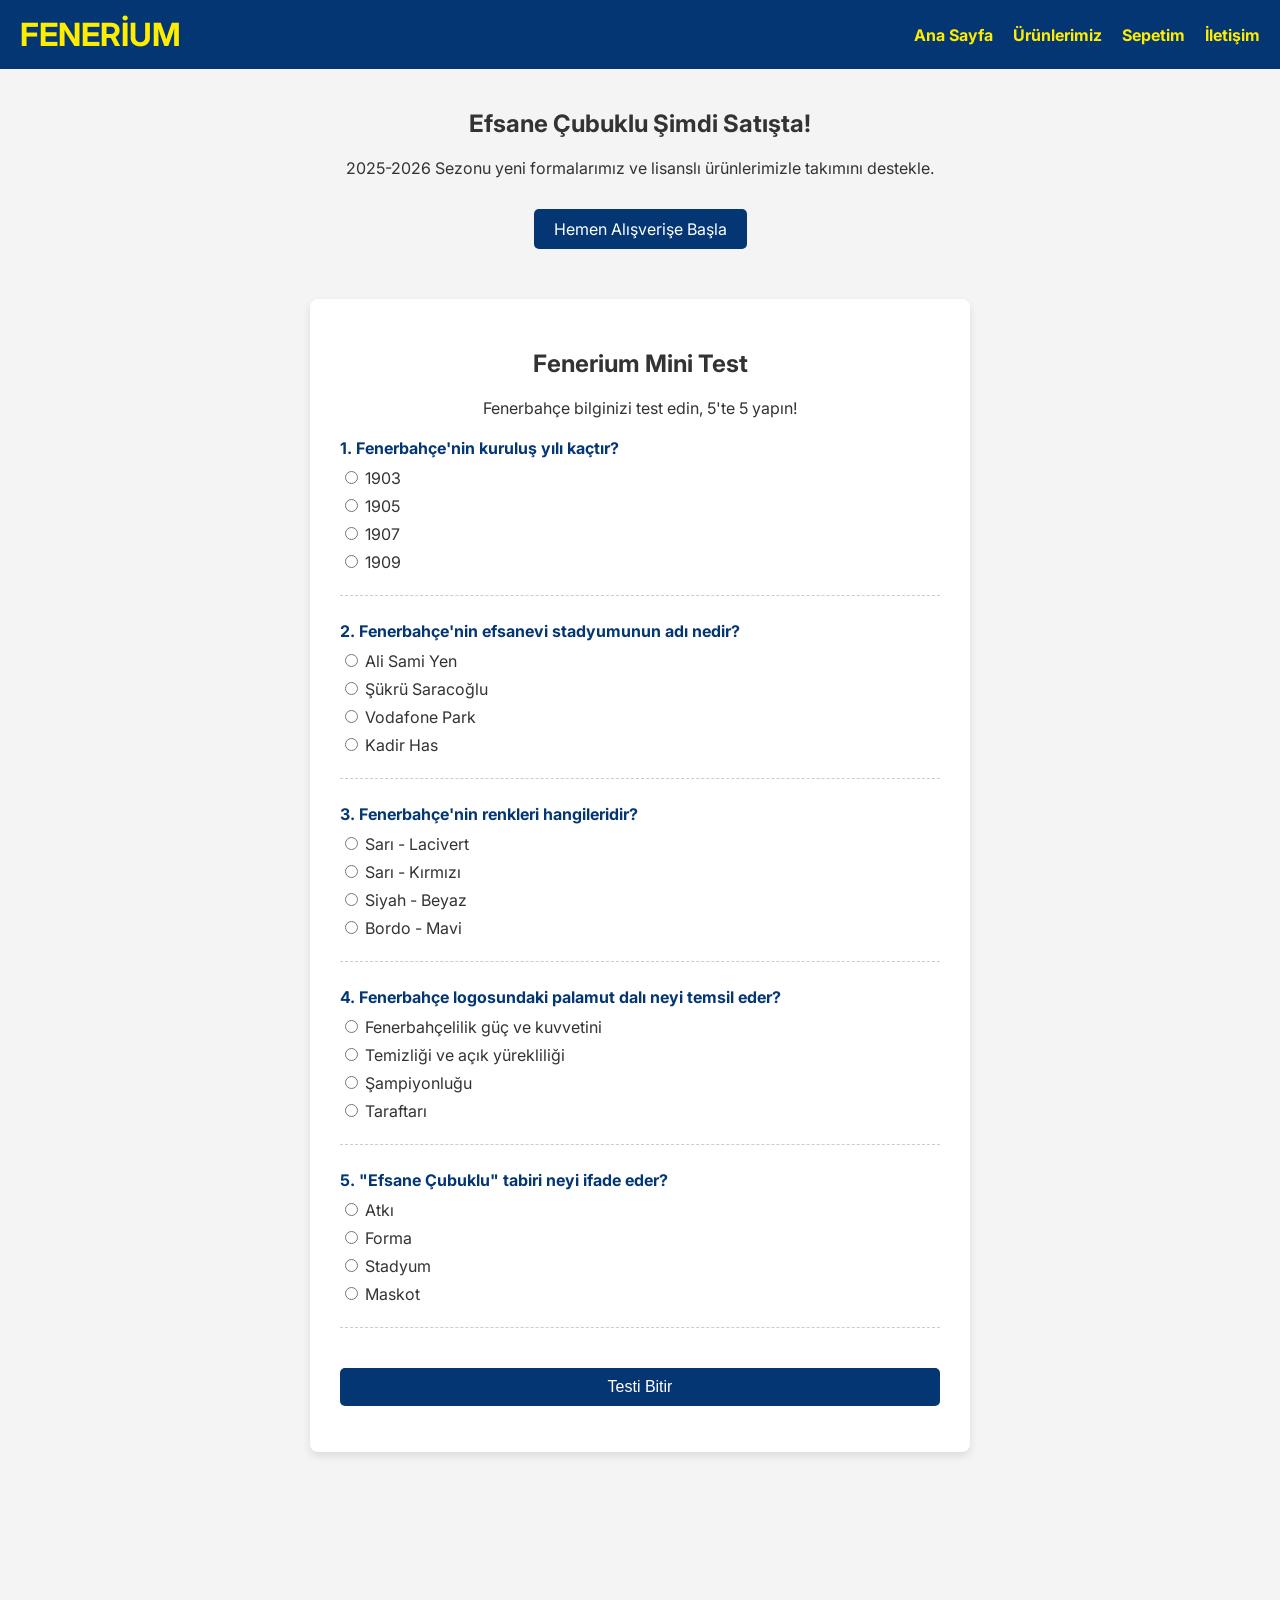
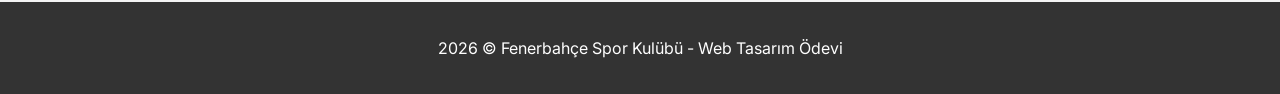
<file: index.html>
<!DOCTYPE html>
<html lang="tr">
<head>
    <meta charset="UTF-8">
    <meta name="viewport" content="width=device-width, initial-scale=1.0">
    <title>Fenerium | Ana Sayfa</title>
    <link rel="stylesheet" href="styles/style.css">
</head>
<body>
    <header class="navbar">
        <div class="logo">
            <h1>FENERİUM</h1>
        </div>
        <nav>
            <ul>
                <li><a href="index.html">Ana Sayfa</a></li>
                <li><a href="pages/urunler.html">Ürünlerimiz</a></li>
                <li><a href="pages/sepet.html">Sepetim</a></li>
                <li><a href="pages/iletisim.html">İletişim</a></li>
            </ul>
        </nav>
    </header>

    <main class="container">
        <section class="hero-bolumu">
            <h2>Efsane Çubuklu Şimdi Satışta!</h2>
            <p>2025-2026 Sezonu yeni formalarımız ve lisanslı ürünlerimizle takımını destekle.</p>
            <a href="pages/urunler.html" class="buton">Hemen Alışverişe Başla</a>
        </section>

        <section class="quiz-bolumu">
            <div class="iletisim-formu">
                <h2 class="merkez-yazi">Fenerium Mini Test</h2>
                <p class="merkez-yazi">Fenerbahçe bilginizi test edin, 5'te 5 yapın!</p>
                
                <div class="quiz-soru-alani">
                    <div class="soru-blogu">
                        <p><b>1. Fenerbahçe'nin kuruluş yılı kaçtır?</b></p>
                        <label class="quiz-secenek"><input type="radio" name="q1" value="yanlis"> 1903</label>
                        <label class="quiz-secenek"><input type="radio" name="q1" value="yanlis"> 1905</label>
                        <label class="quiz-secenek"><input type="radio" name="q1" value="dogru"> 1907</label>
                        <label class="quiz-secenek"><input type="radio" name="q1" value="yanlis"> 1909</label>
                    </div>

                    <div class="soru-blogu">
                        <p><b>2. Fenerbahçe'nin efsanevi stadyumunun adı nedir?</b></p>
                        <label class="quiz-secenek"><input type="radio" name="q2" value="yanlis"> Ali Sami Yen</label>
                        <label class="quiz-secenek"><input type="radio" name="q2" value="dogru"> Şükrü Saracoğlu</label>
                        <label class="quiz-secenek"><input type="radio" name="q2" value="yanlis"> Vodafone Park</label>
                        <label class="quiz-secenek"><input type="radio" name="q2" value="yanlis"> Kadir Has</label>
                    </div>

                    <div class="soru-blogu">
                        <p><b>3. Fenerbahçe'nin renkleri hangileridir?</b></p>
                        <label class="quiz-secenek"><input type="radio" name="q3" value="dogru"> Sarı - Lacivert</label>
                        <label class="quiz-secenek"><input type="radio" name="q3" value="yanlis"> Sarı - Kırmızı</label>
                        <label class="quiz-secenek"><input type="radio" name="q3" value="yanlis"> Siyah - Beyaz</label>
                        <label class="quiz-secenek"><input type="radio" name="q3" value="yanlis"> Bordo - Mavi</label>
                    </div>

                    <div class="soru-blogu">
                        <p><b>4. Fenerbahçe logosundaki palamut dalı neyi temsil eder?</b></p>
                        <label class="quiz-secenek"><input type="radio" name="q4" value="dogru"> Fenerbahçelilik güç ve kuvvetini</label>
                        <label class="quiz-secenek"><input type="radio" name="q4" value="yanlis"> Temizliği ve açık yürekliliği</label>
                        <label class="quiz-secenek"><input type="radio" name="q4" value="yanlis"> Şampiyonluğu</label>
                        <label class="quiz-secenek"><input type="radio" name="q4" value="yanlis"> Taraftarı</label>
                    </div>

                    <div class="soru-blogu">
                        <p><b>5. "Efsane Çubuklu" tabiri neyi ifade eder?</b></p>
                        <label class="quiz-secenek"><input type="radio" name="q5" value="yanlis"> Atkı</label>
                        <label class="quiz-secenek"><input type="radio" name="q5" value="dogru"> Forma</label>
                        <label class="quiz-secenek"><input type="radio" name="q5" value="yanlis"> Stadyum</label>
                        <label class="quiz-secenek"><input type="radio" name="q5" value="yanlis"> Maskot</label>
                    </div>
                </div>

                <button id="quiz-cevapla-btn" class="buton gonder-buton">Testi Bitir</button>
                <p id="quiz-sonuc" class="merkez-yazi quiz-mesaj"></p>
            </div>
        </section>
    </main>

    <footer class="footer">
        <p>2026 © Fenerbahçe Spor Kulübü - Web Tasarım Ödevi</p>
    </footer>

    <script src="scripts/myscript.js"></script>
</body>
</html>
</file>
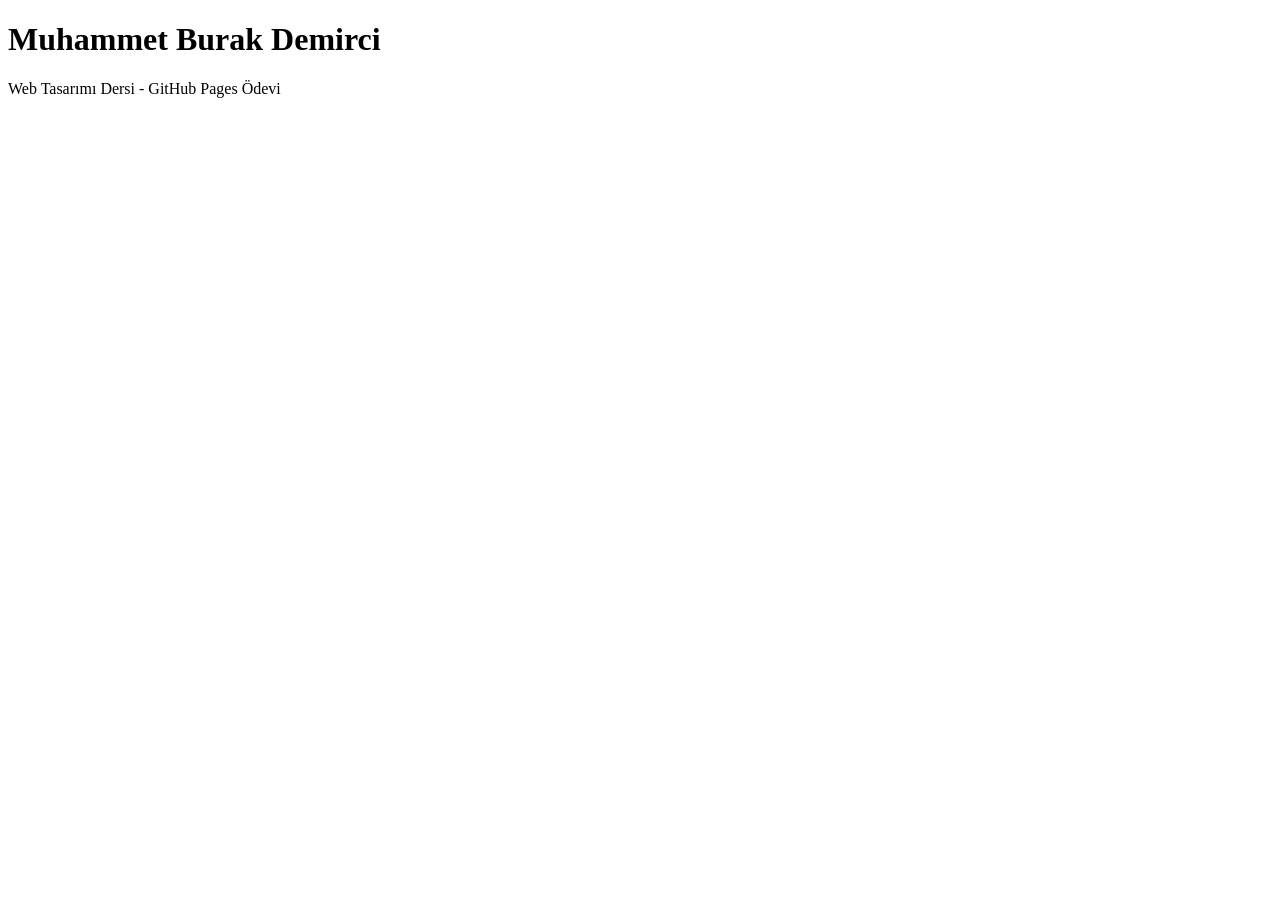
<file: HTMLPage1.html>
﻿<!DOCTYPE html>
<html lang="tr">
<head>
    <meta charset="UTF-8">
    <title>Muhammet Burak Demirci - Web Tasarım Ödevi</title>
</head>

<body>
    <h1>Muhammet Burak Demirci</h1>
    <p>Web Tasarımı Dersi - GitHub Pages Ödevi</p>
</body>

</html>
</file>
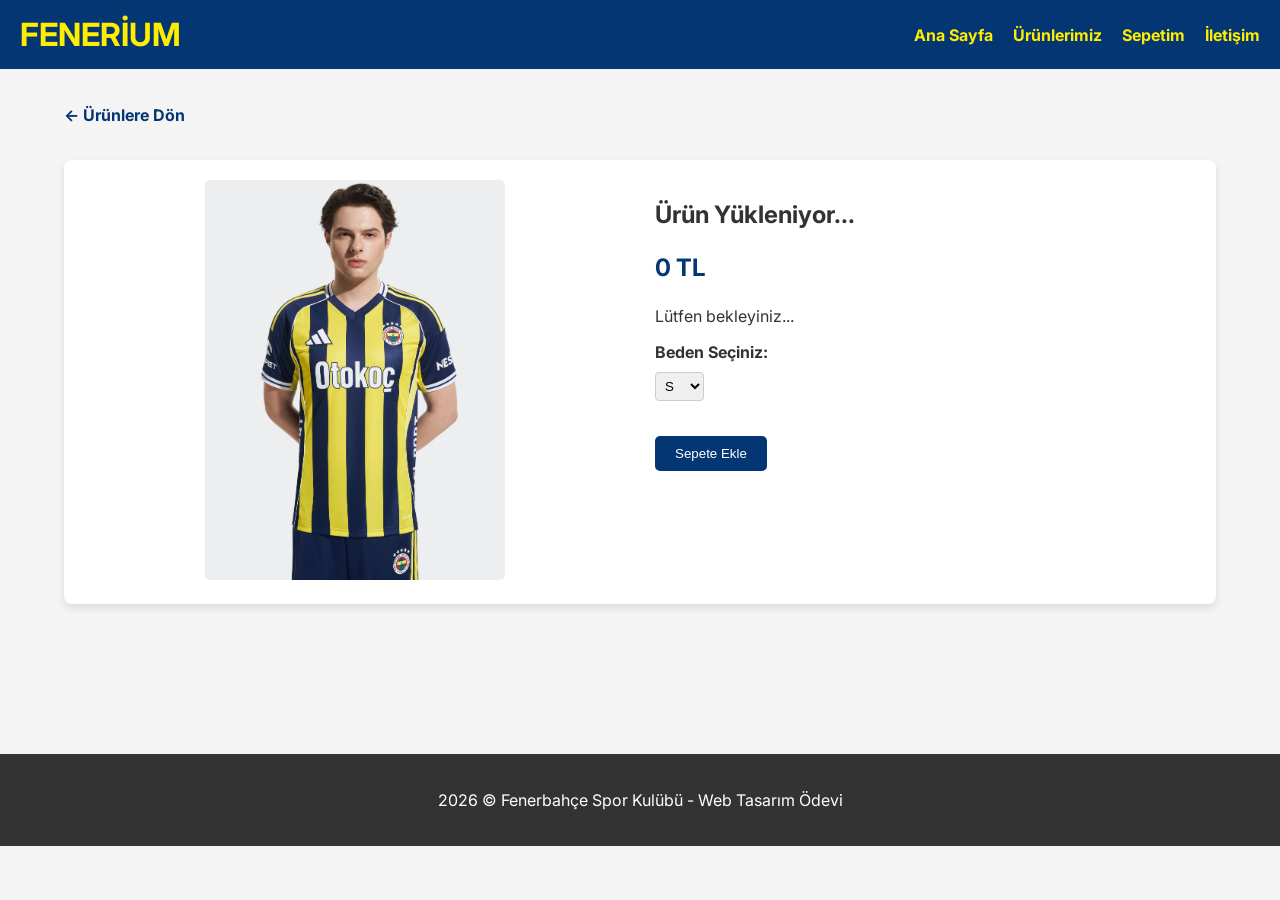
<file: pages/detay.html>
<!DOCTYPE html>
<html lang="tr">
<head>
    <meta charset="UTF-8">
    <meta name="viewport" content="width=device-width, initial-scale=1.0">
    <title>Fenerium | Ürün Detayı</title>
    <link rel="stylesheet" href="../styles/style.css">
</head>
<body>
    <header class="navbar">
        <div class="logo">
            <h1>FENERİUM</h1>
        </div>
        <nav>
            <ul>
                <li><a href="../index.html">Ana Sayfa</a></li>
                <li><a href="urunler.html">Ürünlerimiz</a></li>
                <li><a href="sepet.html">Sepetim</a></li>
                <li><a href="iletisim.html">İletişim</a></li>
            </ul>
        </nav>
    </header>

    <main class="container">
        <p><a href="urunler.html" class="geri-don-link">← Ürünlere Dön</a></p>

        <div class="urun-detay">
            <div class="detay-resim">
                <img src="../img/cubuklu.jpg" alt="Ürün Görseli">
            </div>

            <div class="detay-bilgi">
                <h2>Ürün Yükleniyor...</h2>
                <p class="fiyat">0 TL</p>
                <p id="urun-aciklama">Lütfen bekleyiniz...</p>
                
                <label for="beden"><b>Beden Seçiniz:</b></label><br>
                <select id="beden" class="beden-secim">
                    <option value="s">S</option>
                    <option value="m">M</option>
                    <option value="l">L</option>
                    <option value="xl">XL</option>
                </select>
                
                <br><br>
                <button id="sepete-ekle-btn" class="buton">Sepete Ekle</button>
            </div>
        </div>
    </main>

    <footer class="footer">
        <p>2026 © Fenerbahçe Spor Kulübü - Web Tasarım Ödevi</p>
    </footer>

    <script src="../scripts/myscript.js"></script>
</body>
</html>
</file>
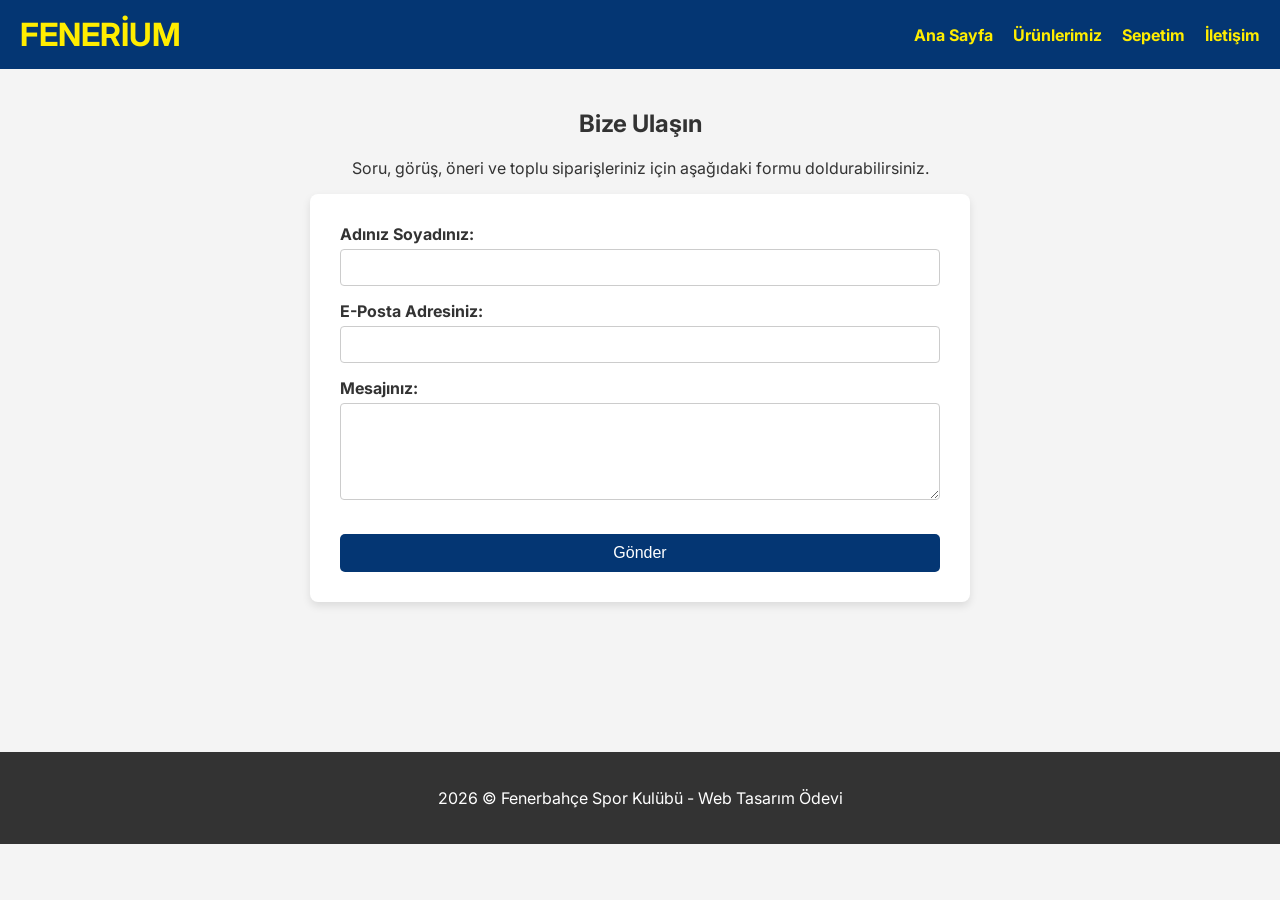
<file: pages/iletisim.html>
<!DOCTYPE html>
<html lang="tr">
<head>
    <meta charset="UTF-8">
    <meta name="viewport" content="width=device-width, initial-scale=1.0">
    <title>Fenerium | İletişim</title>
    <link rel="stylesheet" href="../styles/style.css">
</head>
<body>
    <header class="navbar">
        <div class="logo">
            <h1>FENERİUM</h1>
        </div>
        <nav>
            <ul>
                <li><a href="../index.html">Ana Sayfa</a></li>
                <li><a href="urunler.html">Ürünlerimiz</a></li>
                <li><a href="sepet.html">Sepetim</a></li>
                <li><a href="iletisim.html">İletişim</a></li>
            </ul>
        </nav>
    </header>

    <main class="container">
        <h2 class="merkez-yazi">Bize Ulaşın</h2>
        <p class="merkez-yazi">Soru, görüş, öneri ve toplu siparişleriniz için aşağıdaki formu doldurabilirsiniz.</p>

        <div class="iletisim-formu">
            <form action="#">
                <div class="form-elemani">
                    <label for="ad">Adınız Soyadınız:</label>
                    <input type="text" id="ad" name="ad" required>
                </div>
                
                <div class="form-elemani">
                    <label for="eposta">E-Posta Adresiniz:</label>
                    <input type="email" id="eposta" name="eposta" required>
                </div>

                <div class="form-elemani">
                    <label for="mesaj">Mesajınız:</label>
                    <textarea id="mesaj" name="mesaj" rows="5" required></textarea>
                </div>

                <button type="submit" class="buton gonder-buton">Gönder</button>
            </form>
        </div>
    </main>

    <footer class="footer">
        <p>2026 © Fenerbahçe Spor Kulübü - Web Tasarım Ödevi</p>
    </footer>

    <script src="../scripts/myscript.js"></script>
</body>
</html>
</file>
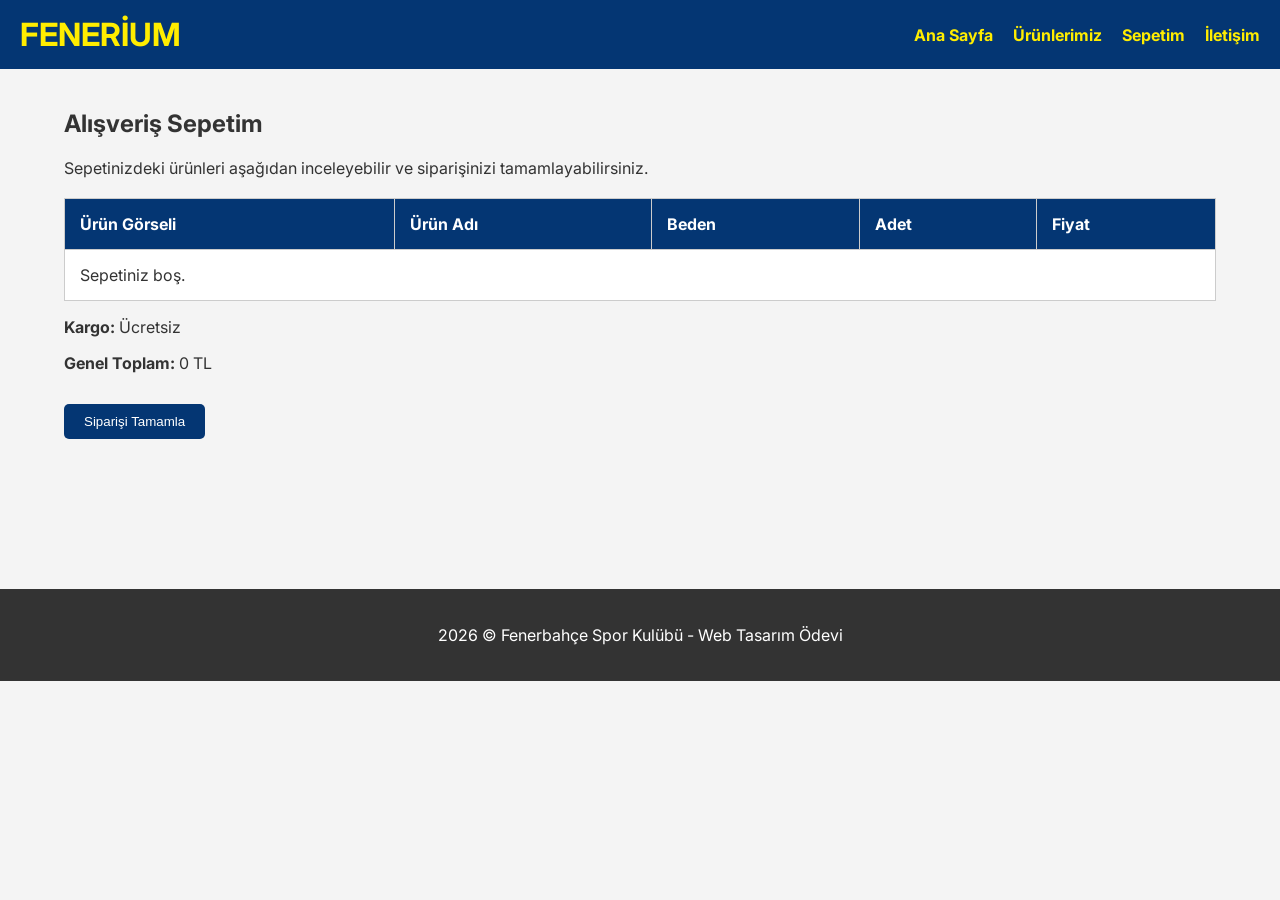
<file: pages/sepet.html>
<!DOCTYPE html>
<html lang="tr">
<head>
    <meta charset="UTF-8">
    <meta name="viewport" content="width=device-width, initial-scale=1.0">
    <title>Fenerium | Sepetim</title>
    <link rel="stylesheet" href="../styles/style.css">
</head>
<body>
    <header class="navbar">
        <div class="logo">
            <h1>FENERİUM</h1>
        </div>
        <nav>
            <ul>
                <li><a href="../index.html">Ana Sayfa</a></li>
                <li><a href="urunler.html">Ürünlerimiz</a></li>
                <li><a href="sepet.html">Sepetim</a></li>
                <li><a href="iletisim.html">İletişim</a></li>
            </ul>
        </nav>
    </header>

    <main class="container">
        <h2>Alışveriş Sepetim</h2>
        <p>Sepetinizdeki ürünleri aşağıdan inceleyebilir ve siparişinizi tamamlayabilirsiniz.</p>

        <table class="sepet-tablo">
            <tr>
                <th>Ürün Görseli</th>
                <th>Ürün Adı</th>
                <th>Beden</th>
                <th>Adet</th>
                <th>Fiyat</th>
            </tr>
            </table>

        <div class="toplam-fiyat">
            <p><b>Kargo:</b> Ücretsiz</p>
            <p><b>Genel Toplam:</b> <span id="sepet-toplam">0</span> TL</p>
            <button id="siparisi-tamamla-btn" class="buton">Siparişi Tamamla</button> 
        </div>
    </main>

    <footer class="footer">
        <p>2026 © Fenerbahçe Spor Kulübü - Web Tasarım Ödevi</p>
    </footer>

    <script src="../scripts/myscript.js"></script>
</body>
</html>
</file>
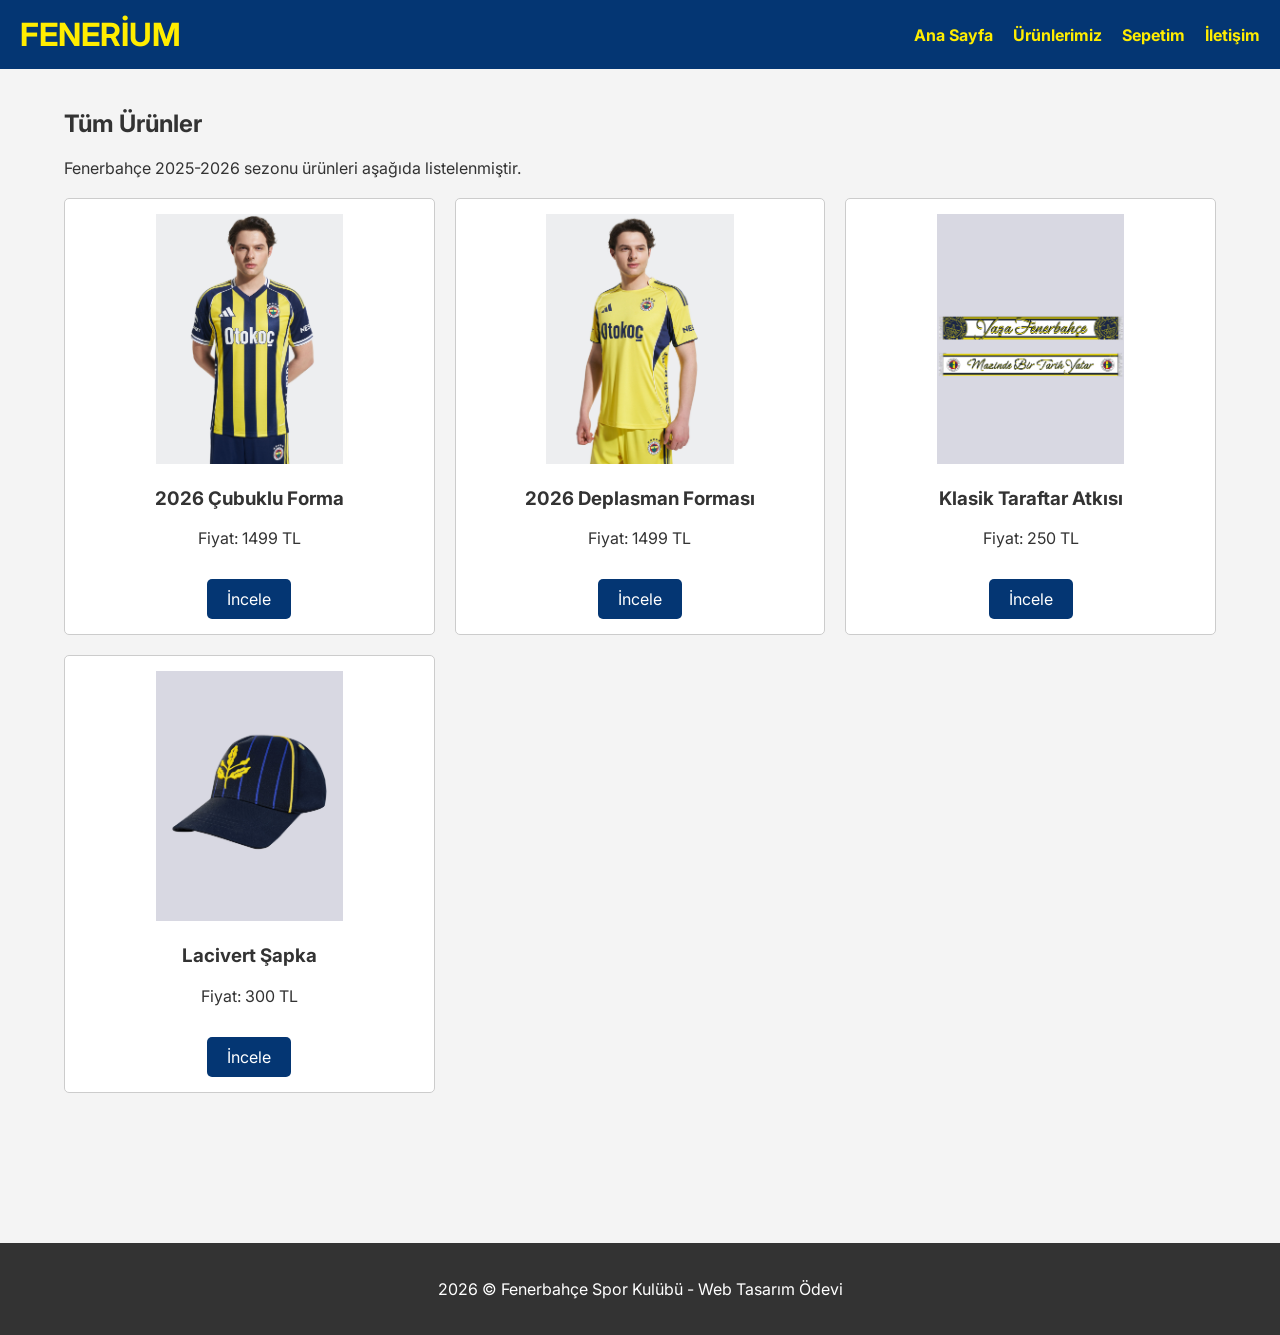
<file: pages/urunler.html>
<!DOCTYPE html>
<html lang="tr">
<head>
    <meta charset="UTF-8">
    <meta name="viewport" content="width=device-width, initial-scale=1.0">
    <title>Fenerium | Ürünlerimiz</title>
    <link rel="stylesheet" href="../styles/style.css">
</head>
<body>
    <header class="navbar">
        <div class="logo">
            <h1>FENERİUM</h1>
        </div>
        <nav>
            <ul>
                <li><a href="../index.html">Ana Sayfa</a></li>
                <li><a href="urunler.html">Ürünlerimiz</a></li>
                <li><a href="sepet.html">Sepetim</a></li>
                <li><a href="iletisim.html">İletişim</a></li>
            </ul>
        </nav>
    </header>

    <main class="container">
        <h2>Tüm Ürünler</h2>
        <p>Fenerbahçe 2025-2026 sezonu ürünleri aşağıda listelenmiştir.</p>

        <div class="urun-grid">
            <div class="urun-kart">
                <img src="../img/cubuklu.jpg" alt="Çubuklu Forma">
                <h3>2026 Çubuklu Forma</h3>
                <p>Fiyat: 1499 TL</p>
                <a href="detay.html" class="buton incele-buton" data-urun="cubuklu">İncele</a>
            </div>

            <div class="urun-kart">
                <img src="../img/deplasman.jpg" alt="Deplasman Forması">
                <h3>2026 Deplasman Forması</h3>
                <p>Fiyat: 1499 TL</p>
                <a href="detay.html" class="buton incele-buton" data-urun="deplasman">İncele</a>
            </div>

            <div class="urun-kart">
                <img src="../img/atki.jpg" alt="Fenerbahçe Atkı">
                <h3>Klasik Taraftar Atkısı</h3>
                <p>Fiyat: 250 TL</p>
                <a href="detay.html" class="buton incele-buton" data-urun="atki">İncele</a>
            </div>

            <div class="urun-kart">
                <img src="../img/sapka.jpg" alt="Fenerbahçe Şapka">
                <h3>Lacivert Şapka</h3>
                <p>Fiyat: 300 TL</p>
                <a href="detay.html" class="buton incele-buton" data-urun="sapka">İncele</a>
            </div>
        </div>
    </main>

    <footer class="footer">
        <p>2026 © Fenerbahçe Spor Kulübü - Web Tasarım Ödevi</p>
    </footer>

    <script src="../scripts/myscript.js"></script>
</body>
</html>
</file>
<file: styles/style.css>
@import url('https://fonts.googleapis.com/css2?family=Inter:wght@300;400;600;700&display=swap');

body {
    font-family: 'Inter', sans-serif;
    margin: 0;
    padding: 0;
    background-color: #f4f4f4;
    color: #333;
}

.container { width: 90%; margin: 0 auto; padding: 20px 0; padding-bottom: 100px; }

.navbar { background-color: #043673; color: white; padding: 15px 20px; display: flex; justify-content: space-between; align-items: center; }
.navbar .logo h1 { cursor: pointer; color: #ffed00; margin: 0; }
.navbar ul { list-style-type: none; margin: 0; padding: 0; display: flex; }
.navbar ul li { margin-left: 20px; }
.navbar ul li a { color: #ffed00; text-decoration: none; font-weight: bold; }

.urun-grid { display: grid; grid-template-columns: 1fr; gap: 20px; margin-top: 20px; }
@media (min-width: 768px) { .urun-grid { grid-template-columns: repeat(3, 1fr); } }

.urun-kart { background-color: white; border: 1px solid #ccc; padding: 15px; text-align: center; border-radius: 5px; }
.urun-kart img { max-width: 100%; height: 250px; object-fit: contain; }

.footer { background-color: #333; color: white; text-align: center; padding: 20px 0; width: 100%; margin-top: 50px; }

.buton { display: inline-block; background-color: #043673; color: white; padding: 10px 20px; text-decoration: none; border-radius: 5px; margin-top: 15px; border: none; cursor: pointer; }

.urun-detay { display: flex; flex-wrap: wrap; gap: 30px; background-color: white; padding: 20px; border-radius: 8px; box-shadow: 0 4px 8px rgba(0,0,0,0.1); margin-top: 20px; }
.detay-resim { flex: 1; min-width: 300px; text-align: center; }
.detay-resim img { max-width: 100%; max-height: 400px; object-fit: contain; border-radius: 5px; } 

.detay-bilgi { flex: 1; min-width: 300px; }
.fiyat { font-size: 24px; font-weight: bold; color: #043673; }
.geri-don-link { text-decoration: none; color: #043673; font-weight: bold; display: inline-block; margin-bottom: 15px; }
.beden-secim { padding: 5px; margin-top: 10px; border-radius: 4px; border: 1px solid #ccc; }

.iletisim-formu { background-color: white; padding: 30px; border-radius: 8px; box-shadow: 0 4px 8px rgba(0,0,0,0.1); max-width: 600px; margin: 0 auto; }
.form-elemani { margin-bottom: 15px; }
.form-elemani label { display: block; font-weight: bold; margin-bottom: 5px; }
.form-elemani input, .form-elemani textarea { width: 100%; padding: 10px; border: 1px solid #ccc; border-radius: 4px; box-sizing: border-box; }
.form-elemani input:focus, .form-elemani textarea:focus { border-color: #043673; outline: none; }
.merkez-yazi { text-align: center; }
.gonder-buton { width: 100%; border: none; cursor: pointer; font-size: 16px; }

.sepet-tablo { width: 100%; border-collapse: collapse; margin-top: 20px; background-color: white; }
.sepet-tablo th, .sepet-tablo td { border: 1px solid #ccc; padding: 15px; text-align: left; }
.sepet-tablo th { background-color: #043673; color: white; }

/* Ekstra Sınıflar (Yapay Zeka ve Inline CSS İhlali Olmasın Diye) */
.quiz-bolumu { margin-top: 50px; }
.quiz-mesaj { margin-top: 15px; font-weight: bold; }
.bos-sepet-mesaji { text-align: center; }
.dogru-cevap { color: green; }
.yanlis-cevap { color: red; }

/* 5 Soruluk Quiz Stilleri */
.quiz-soru-alani { text-align: left; margin-top: 20px; }
.soru-blogu { margin-bottom: 25px; padding-bottom: 15px; border-bottom: 1px dashed #ccc; }
.soru-blogu p { color: #043673; margin-bottom: 10px; }
.iletisim-formu .quiz-secenek { display: block; font-weight: normal; margin-bottom: 8px; cursor: pointer; }
/* Ana Sayfa Karşılama Ekranını (Hero) Ortalama */
.hero-bolumu {
    text-align: center;
    margin-bottom: 40px;
}
</file>
